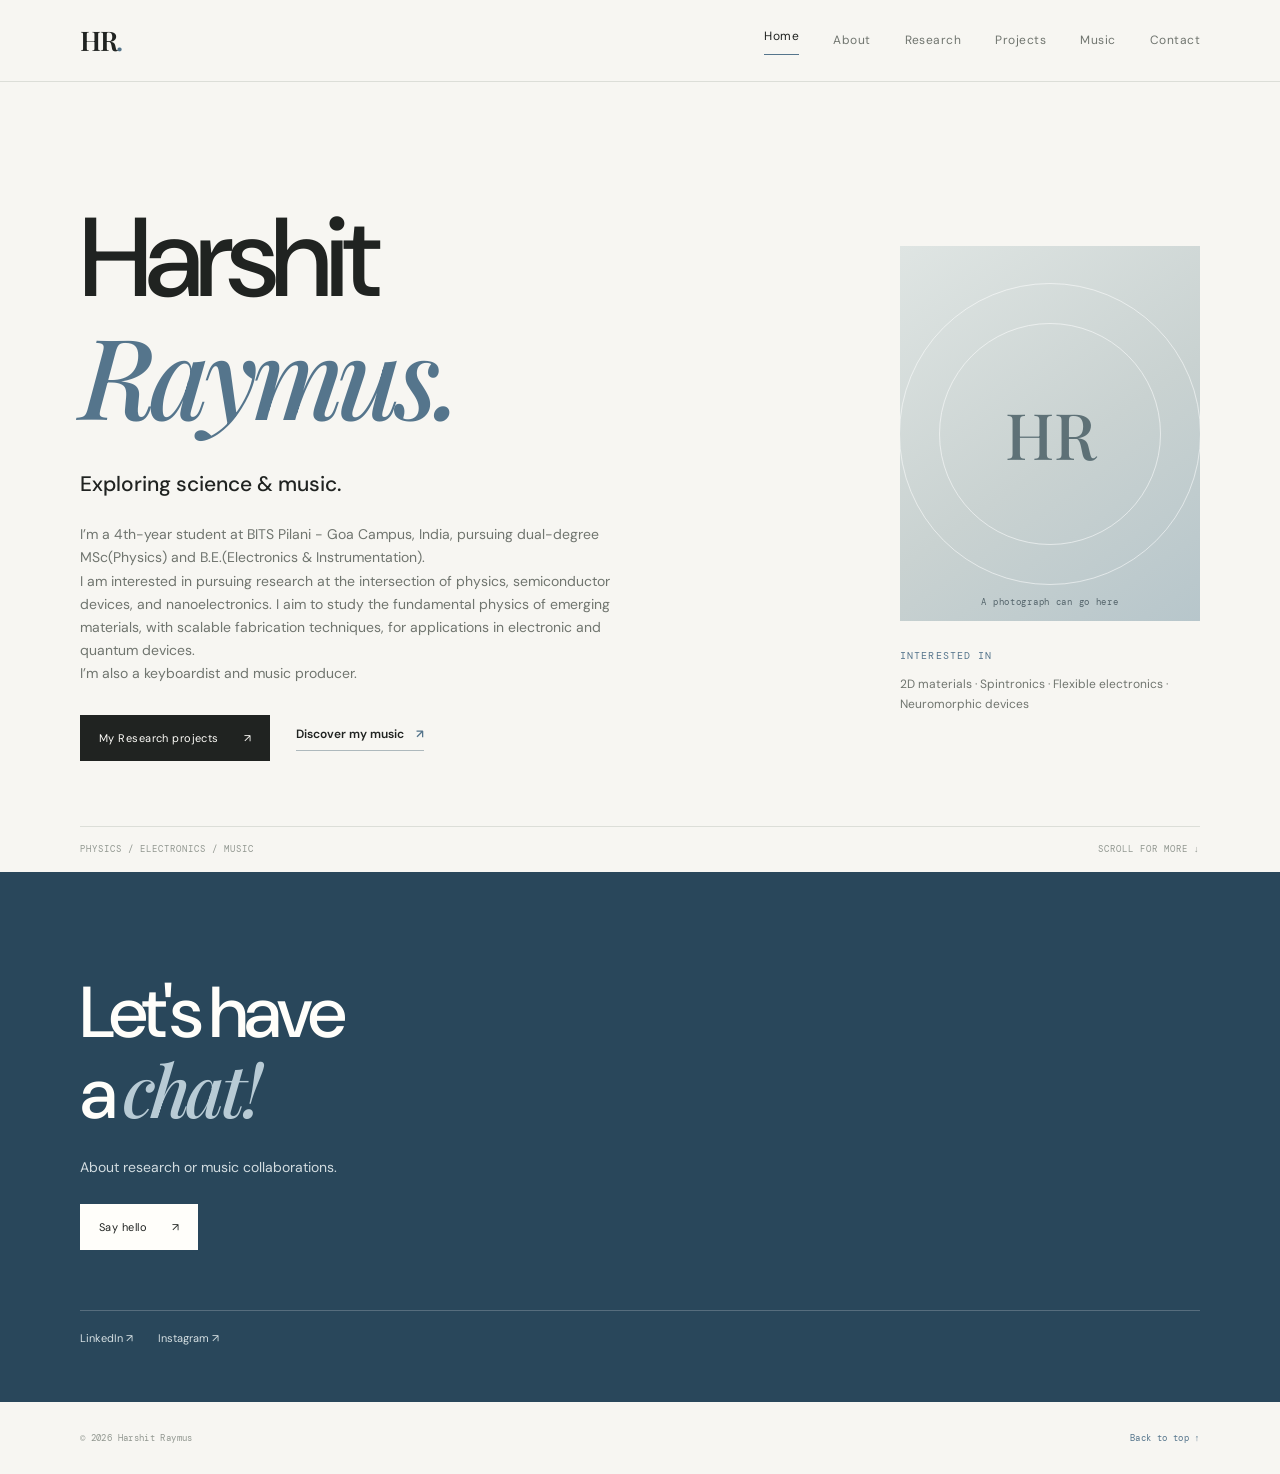
<file: index.html>
<!DOCTYPE html>
<html lang="en">
<head>
  <meta charset="UTF-8">
  <meta name="viewport" content="width=device-width, initial-scale=1">
  <meta name="description" content="Harshit Raymus - physics, electronics, and music.">
  <meta name="author" content="Harshit Raymus">
  <meta name="theme-color" content="#f7f6f2">
  <title>Harshit Raymus</title>
  <link rel="preconnect" href="https://fonts.googleapis.com">
  <link rel="preconnect" href="https://fonts.gstatic.com" crossorigin>
  <link href="https://fonts.googleapis.com/css2?family=DM+Mono:wght@400;500&family=DM+Sans:wght@400;500;600;700&family=Playfair+Display:ital,wght@0,500;0,600;1,500&display=swap" rel="stylesheet">
  <link rel="stylesheet" href="styles.css">
  <script defer src="script.js"></script>
</head>
<body>
  <header class="site-header">
    <a class="wordmark" href="index.html">HR<span>.</span></a>
    <button class="menu-toggle" aria-label="Open navigation" aria-expanded="false">Menu</button>
    <nav class="main-nav" aria-label="Main navigation">
      <a class="active" href="index.html">Home</a>
      <a href="about.html">About</a>
      <a href="research.html">Research</a>      
      <a href="projects.html">Projects</a>
      <a href="music.html">Music</a>
      <a href="#contact">Contact</a>
    </nav>
  </header>

  <main>
    <section class="hero wrap">
      <div class="hero-grid">
        <div>
          <h1>Harshit <em>Raymus.</em></h1>
          <p class="hero-subtitle">Exploring science & music.</p>
          <p class="intro">I’m a 4th-year student at BITS Pilani - Goa Campus, India, pursuing dual-degree MSc(Physics) and B.E.(Electronics & Instrumentation). <br> I am interested in pursuing research at the intersection of physics, semiconductor devices, and nanoelectronics. I aim to study the fundamental physics of emerging materials, with scalable fabrication techniques, for applications in electronic and quantum devices. <br> I’m also a keyboardist and music producer.</p>
          <div class="hero-actions">
            <a class="button button-dark" href="research.html">My Research projects<span>↗</span></a>
            <a class="text-link" href="music.html">Discover my music <span>↗</span></a>
          </div>
        </div>
        <aside class="hero-aside">
          <div class="portrait-placeholder">
            <span class="portrait-monogram">HR</span>
            <span class="portrait-caption">A photograph can go here</span>
          </div>
          <div class="aside-note">
            <span class="small-label">INTERESTED IN</span>
            <p>2D materials · Spintronics · Flexible electronics · Neuromorphic devices</p>
          </div>
        </aside>
      </div>
      <div class="hero-bottom">
        <span>PHYSICS / ELECTRONICS / MUSIC</span>
        <span>SCROLL FOR MORE ↓</span>
      </div>
    </section>


    <section class="contact-section" id="contact">
      <div class="wrap contact-inner">
        <h2>Let's have<br>a <em>chat!</em></h2>
        <p>About research or music collaborations.</p>
        <a class="button button-light" href="mailto:YOUR_EMAIL@example.com">Say hello <span>↗</span></a>
        <div class="social-links">
          <a href="https://www.linkedin.com/in/harshitraymus/" target="_blank" rel="noreferrer">LinkedIn ↗</a>
          <a href="https://www.instagram.com/harshitraymus/" target="_blank" rel="noreferrer">Instagram ↗</a>
        </div>
      </div>
    </section>
  </main>
  <footer class="site-footer wrap"><span>© <span data-year></span> Harshit Raymus</span><a href="#top">Back to top ↑</a></footer>
</body>
</html>
</file>
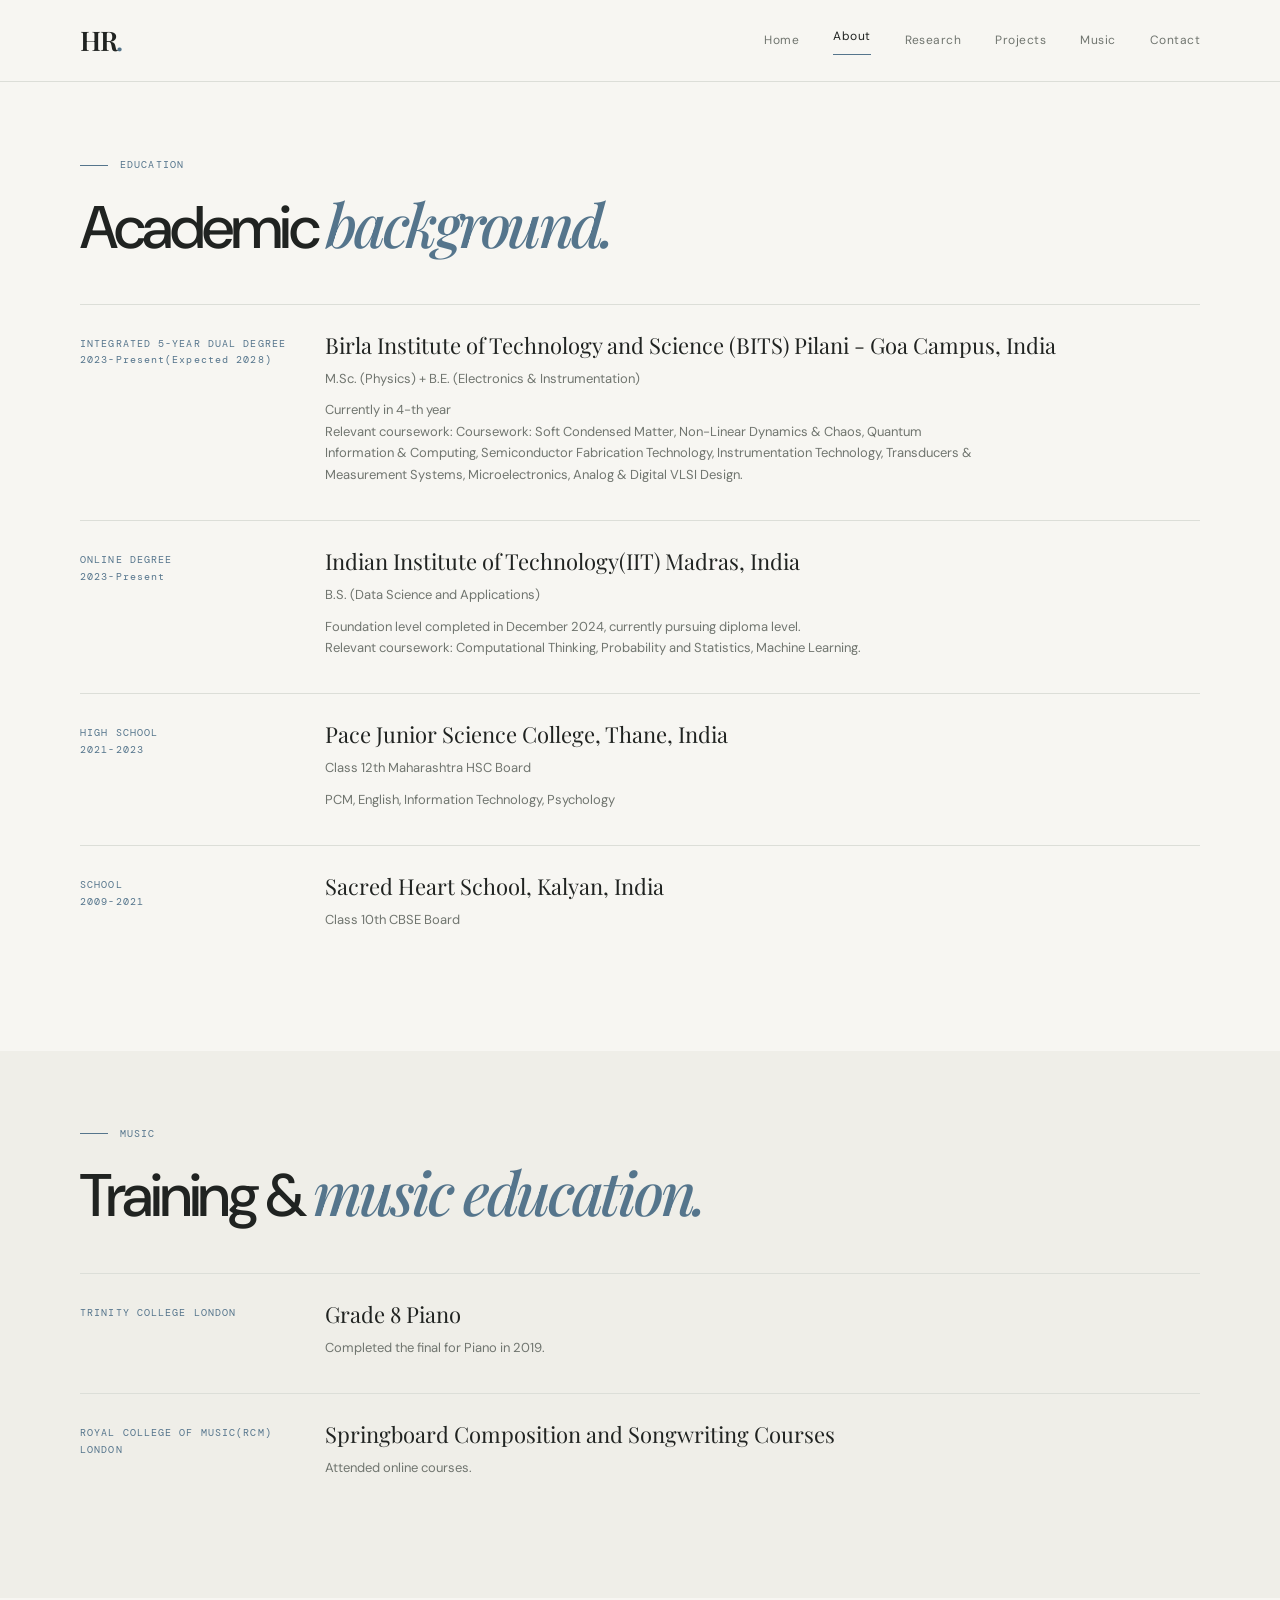
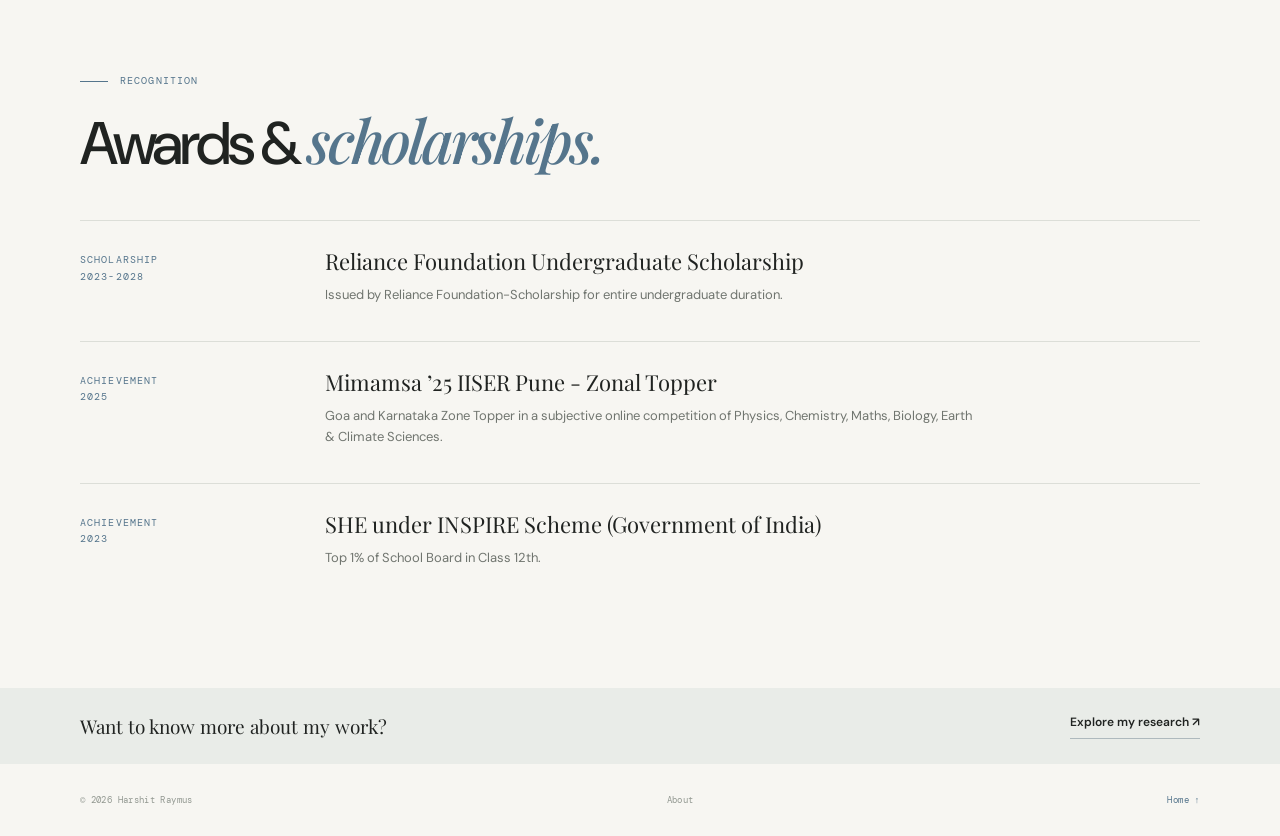
<file: about.html>
<!DOCTYPE html>
<html lang="en">
<head>
  <meta charset="UTF-8">
  <meta name="viewport" content="width=device-width, initial-scale=1">
  <meta name="description" content="About Harshit Raymus — education, musical training, awards and scholarships.">
  <meta name="author" content="Harshit Raymus">
  <meta name="theme-color" content="#f7f6f2">
  <title>About — Harshit Raymus</title>
  <link rel="preconnect" href="https://fonts.googleapis.com">
  <link rel="preconnect" href="https://fonts.gstatic.com" crossorigin>
  <link href="https://fonts.googleapis.com/css2?family=DM+Mono:wght@400;500&family=DM+Sans:wght@400;500;600;700&family=Playfair+Display:ital,wght@0,500;0,600;1,500&display=swap" rel="stylesheet">
  <link rel="stylesheet" href="styles.css">
  <script defer src="script.js"></script>
</head>
<body>
  <header class="site-header">
    <a class="wordmark" href="index.html">HR<span>.</span></a>
    <button class="menu-toggle" aria-label="Open navigation" aria-expanded="false">Menu</button>
    <nav class="main-nav" aria-label="Main navigation">
      <a href="index.html">Home</a>
      <a class="active" href="about.html">About</a>
      <a href="research.html">Research</a>
      <a href="projects.html">Projects</a>
      <a href="music.html">Music</a>
      <a href="index.html#contact">Contact</a>
    </nav>
  </header>

  <main>
    <section class="wrap content-section">
      <div class="eyebrow"><span class="eyebrow-line"></span> EDUCATION</div>
      <h2>Academic <em>background.</em></h2>

      <div class="education-row">
        <div class="timeline-date">INTEGRATED 5-YEAR DUAL DEGREE <br> 2023-Present(Expected 2028)</div>
        <div>
          <h3>Birla Institute of Technology and Science (BITS) Pilani - Goa Campus, India</h3>
          <p>M.Sc. (Physics) + B.E. (Electronics & Instrumentation)</p>
          <p>Currently in 4-th year <br>
            Relevant coursework: Coursework: Soft Condensed Matter, Non-Linear Dynamics & Chaos, Quantum Information & Computing, Semiconductor Fabrication Technology, Instrumentation Technology, Transducers & Measurement Systems, Microelectronics, Analog & Digital VLSI Design.
          </p>
        </div>
      </div>

      <div class="education-row">
        <div class="timeline-date">ONLINE DEGREE <br> 2023-Present</div>
        <div>
          <h3>Indian Institute of Technology(IIT) Madras, India</h3>
          <p>B.S. (Data Science and Applications)</p>
          <p>Foundation level completed in December 2024, currently pursuing diploma level.<br>
            Relevant coursework: Computational Thinking, Probability and Statistics, Machine Learning.
          </p>
        </div>
      </div>

      <div class="education-row">
        <div class="timeline-date">HIGH SCHOOL <br> 2021-2023</div>
        <div>
          <h3>Pace Junior Science College, Thane, India</h3>
          <p> Class 12th Maharashtra HSC Board</p>
          <p>PCM, English, Information Technology, Psychology
          </p>
        </div>
      </div>

      <div class="education-row">
        <div class="timeline-date">SCHOOL <br> 2009-2021</div>
        <div>
          <h3>Sacred Heart School, Kalyan, India</h3>
          <p> Class 10th CBSE Board</p>
        </div>
      </div>

    </section>

    <section class="section-band">
      <div class="wrap content-section">
        <div class="eyebrow"><span class="eyebrow-line"></span> MUSIC</div>
        <h2>Training &amp; <em>music education.</em></h2>

        <div class="education-row">
          <div class="timeline-date">TRINITY COLLEGE LONDON</div>
          <div>
            <h3>Grade 8 Piano</h3>
            <p>Completed the final for Piano in 2019.</p>
          </div>
        </div>

        <div class="education-row">
          <div class="timeline-date">ROYAL COLLEGE OF MUSIC(RCM) LONDON</div>
          <div>
            <h3>Springboard Composition and Songwriting Courses</h3>
            <p>Attended online courses.</p>
          </div>
        </div>
      </div>
    </section>

    <section class="wrap content-section">
      <div class="eyebrow"><span class="eyebrow-line"></span> RECOGNITION</div>
      <h2>Awards &amp; <em>scholarships.</em></h2>

      <div class="education-row">
        <div class="timeline-date">SCHOLARSHIP <br>2023-2028</div>
        <div>
          <h3>Reliance Foundation Undergraduate Scholarship</h3>
          <p>Issued by Reliance Foundation-Scholarship for entire undergraduate duration.</p>
        </div>
      </div>

      <div class="education-row">
        <div class="timeline-date">ACHIEVEMENT <br>2025</div>
        <div>
          <h3>Mimamsa ’25 IISER Pune - Zonal Topper</h3>
          <p>Goa and Karnataka Zone Topper in a subjective online competition of Physics, Chemistry, Maths, Biology, Earth & Climate Sciences.</p>
        </div>
      </div>

      

      <div class="education-row">
        <div class="timeline-date">ACHIEVEMENT <br>2023</div>
        <div>
          <h3>SHE under INSPIRE Scheme (Government of India)</h3>
          <p>Top 1% of School Board in Class 12th.</p>
        </div>
      </div>


    </section>

    <section class="contact-strip">
      <div class="wrap strip-inner">
        <p>Want to know more about my work?</p>
        <a class="text-link" href="research.html">Explore my research ↗</a>
      </div>
    </section>
  </main>

  <footer class="site-footer wrap">
    <span>© <span data-year></span> Harshit Raymus</span>
    <span>About</span>
    <a href="index.html">Home ↑</a>
  </footer>
</body>
</html>
</file>
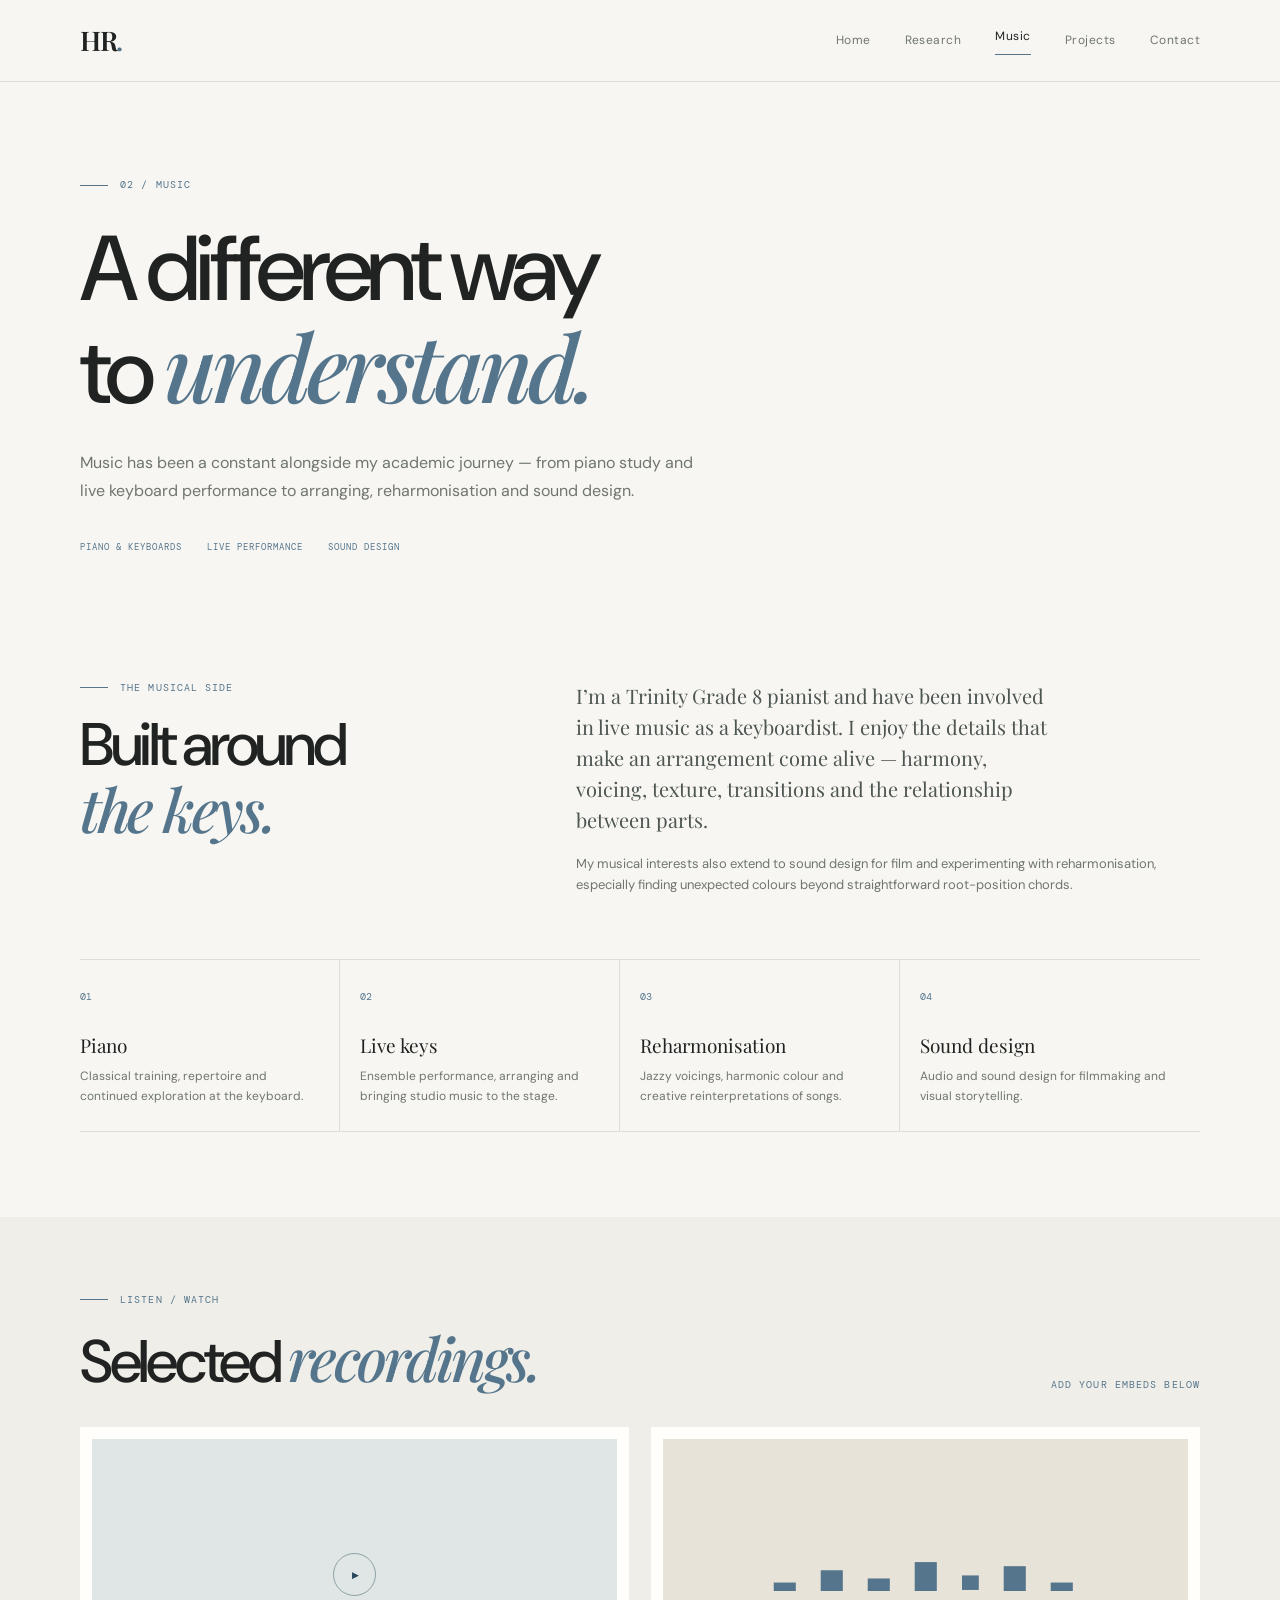
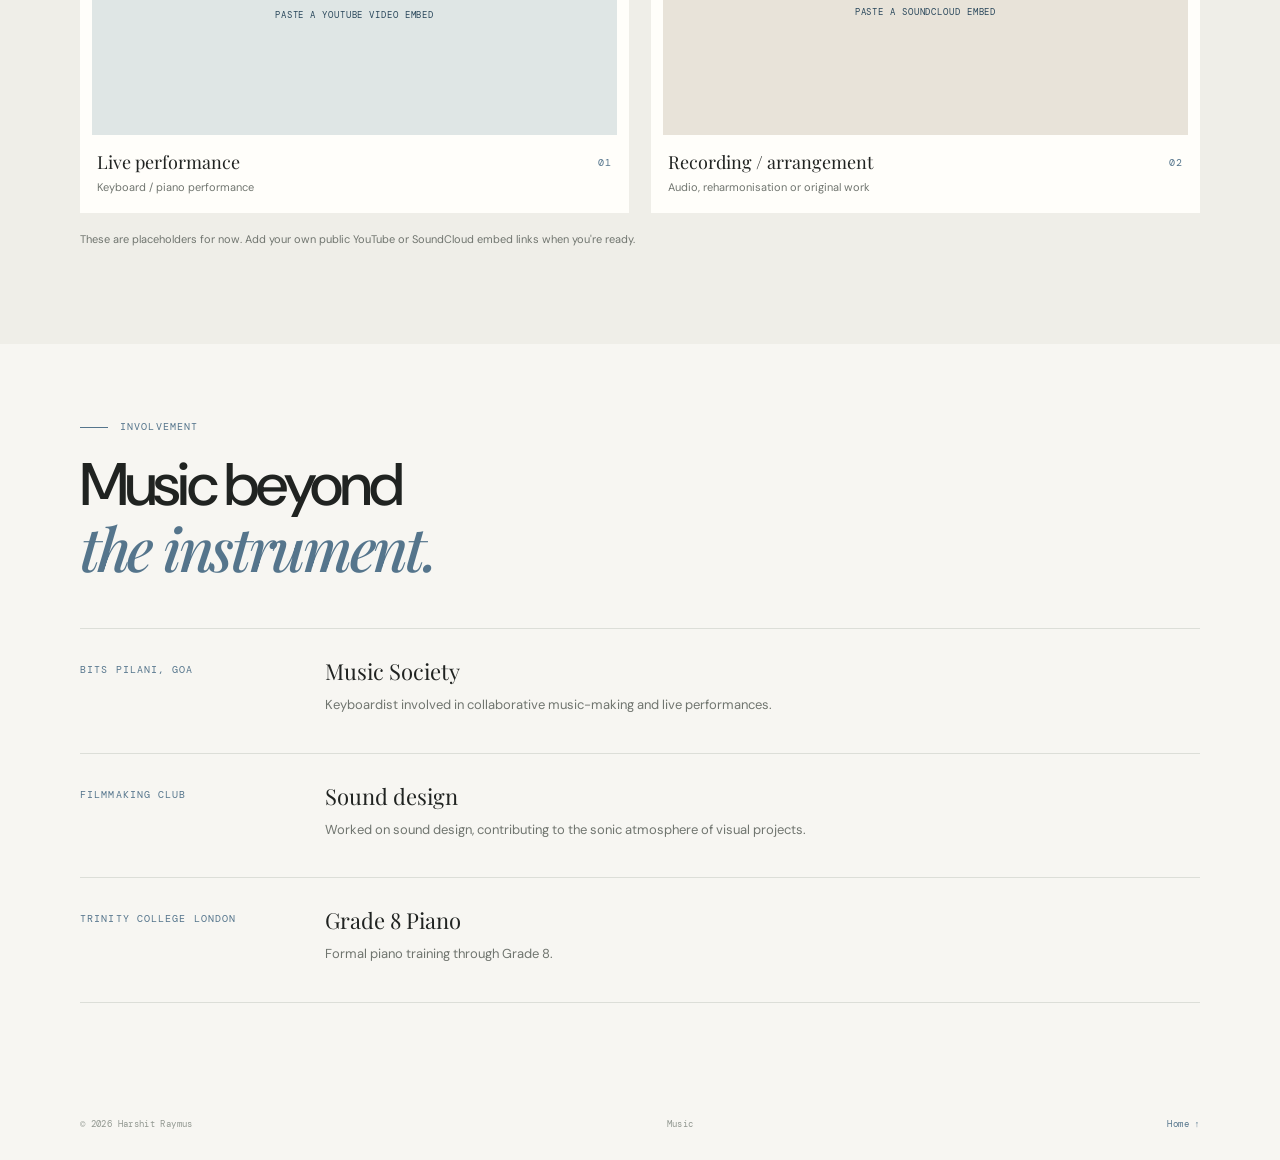
<file: music.html>
<!DOCTYPE html>
<html lang="en">
<head>
  <meta charset="UTF-8"><meta name="viewport" content="width=device-width, initial-scale=1">
  <meta name="description" content="Piano, keyboard performance, music production and sound design by Harshit Raymus.">
  <title>Music — Harshit Raymus</title>
  <link rel="preconnect" href="https://fonts.googleapis.com"><link rel="preconnect" href="https://fonts.gstatic.com" crossorigin>
  <link href="https://fonts.googleapis.com/css2?family=DM+Mono:wght@400;500&family=DM+Sans:wght@400;500;600;700&family=Playfair+Display:ital,wght@0,500;0,600;1,500&display=swap" rel="stylesheet">
  <link rel="stylesheet" href="styles.css"><script defer src="script.js"></script>
</head>
<body>
<header class="site-header"><a class="wordmark" href="index.html">HR<span>.</span></a><button class="menu-toggle" aria-label="Open navigation" aria-expanded="false">Menu</button><nav class="main-nav" aria-label="Main navigation"><a href="index.html">Home</a><a href="research.html">Research</a><a class="active" href="music.html">Music</a><a href="projects.html">Projects</a><a href="index.html#contact">Contact</a></nav></header>
<main>
  <section class="page-hero music-hero wrap">
    <div class="eyebrow"><span class="eyebrow-line"></span> 02 / MUSIC</div>
    <h1>A different way<br>to <em>understand.</em></h1>
    <p class="page-intro">Music has been a constant alongside my academic journey — from piano study and live keyboard performance to arranging, reharmonisation and sound design.</p>
    <div class="music-meta"><span>PIANO & KEYBOARDS</span><span>LIVE PERFORMANCE</span><span>SOUND DESIGN</span></div>
  </section>
  <section class="wrap content-section">
    <div class="music-intro-grid">
      <div><div class="eyebrow"><span class="eyebrow-line"></span> THE MUSICAL SIDE</div><h2>Built around<br><em>the keys.</em></h2></div>
      <div><p class="section-lead">I’m a Trinity Grade 8 pianist and have been involved in live music as a keyboardist. I enjoy the details that make an arrangement come alive — harmony, voicing, texture, transitions and the relationship between parts.</p><p>My musical interests also extend to sound design for film and experimenting with reharmonisation, especially finding unexpected colours beyond straightforward root-position chords.</p></div>
    </div>
    <div class="interest-grid music-interest">
      <div class="interest-item"><span>01</span><h3>Piano</h3><p>Classical training, repertoire and continued exploration at the keyboard.</p></div>
      <div class="interest-item"><span>02</span><h3>Live keys</h3><p>Ensemble performance, arranging and bringing studio music to the stage.</p></div>
      <div class="interest-item"><span>03</span><h3>Reharmonisation</h3><p>Jazzy voicings, harmonic colour and creative reinterpretations of songs.</p></div>
      <div class="interest-item"><span>04</span><h3>Sound design</h3><p>Audio and sound design for filmmaking and visual storytelling.</p></div>
    </div>
  </section>
  <section class="section-band">
    <div class="wrap content-section">
      <div class="section-heading"><div><div class="eyebrow"><span class="eyebrow-line"></span> LISTEN / WATCH</div><h2>Selected <em>recordings.</em></h2></div><span class="small-label">ADD YOUR EMBEDS BELOW</span></div>
      <div class="media-grid">
        <article class="media-card">
          <div class="embed-placeholder"><span class="play-icon">▶</span><span>PASTE A YOUTUBE VIDEO EMBED</span></div>
          <div class="media-caption"><div><h3>Live performance</h3><p>Keyboard / piano performance</p></div><span class="media-number">01</span></div>
          <!-- Replace the placeholder above with a YouTube iframe. See README.md for instructions. -->
        </article>
        <article class="media-card">
          <div class="embed-placeholder audio-placeholder"><span class="sound-bars">▂ ▅ ▃ ▇ ▄ ▆ ▂</span><span>PASTE A SOUNDCLOUD EMBED</span></div>
          <div class="media-caption"><div><h3>Recording / arrangement</h3><p>Audio, reharmonisation or original work</p></div><span class="media-number">02</span></div>
          <!-- Replace the placeholder above with a SoundCloud iframe. See README.md for instructions. -->
        </article>
      </div>
      <p class="note">These are placeholders for now. Add your own public YouTube or SoundCloud embed links when you're ready.</p>
    </div>
  </section>
  <section class="wrap content-section">
    <div class="eyebrow"><span class="eyebrow-line"></span> INVOLVEMENT</div><h2>Music beyond<br><em>the instrument.</em></h2>
    <div class="timeline">
      <article class="timeline-item"><div class="timeline-date">BITS PILANI, GOA</div><div><h3>Music Society</h3><p>Keyboardist involved in collaborative music-making and live performances.</p></div></article>
      <article class="timeline-item"><div class="timeline-date">FILMMAKING CLUB</div><div><h3>Sound design</h3><p>Worked on sound design, contributing to the sonic atmosphere of visual projects.</p></div></article>
      <article class="timeline-item"><div class="timeline-date">TRINITY COLLEGE LONDON</div><div><h3>Grade 8 Piano</h3><p>Formal piano training through Grade 8.</p></div></article>
    </div>
  </section>
</main>
<footer class="site-footer wrap"><span>© <span data-year></span> Harshit Raymus</span><span>Music</span><a href="index.html">Home ↑</a></footer>
</body></html>
</file>
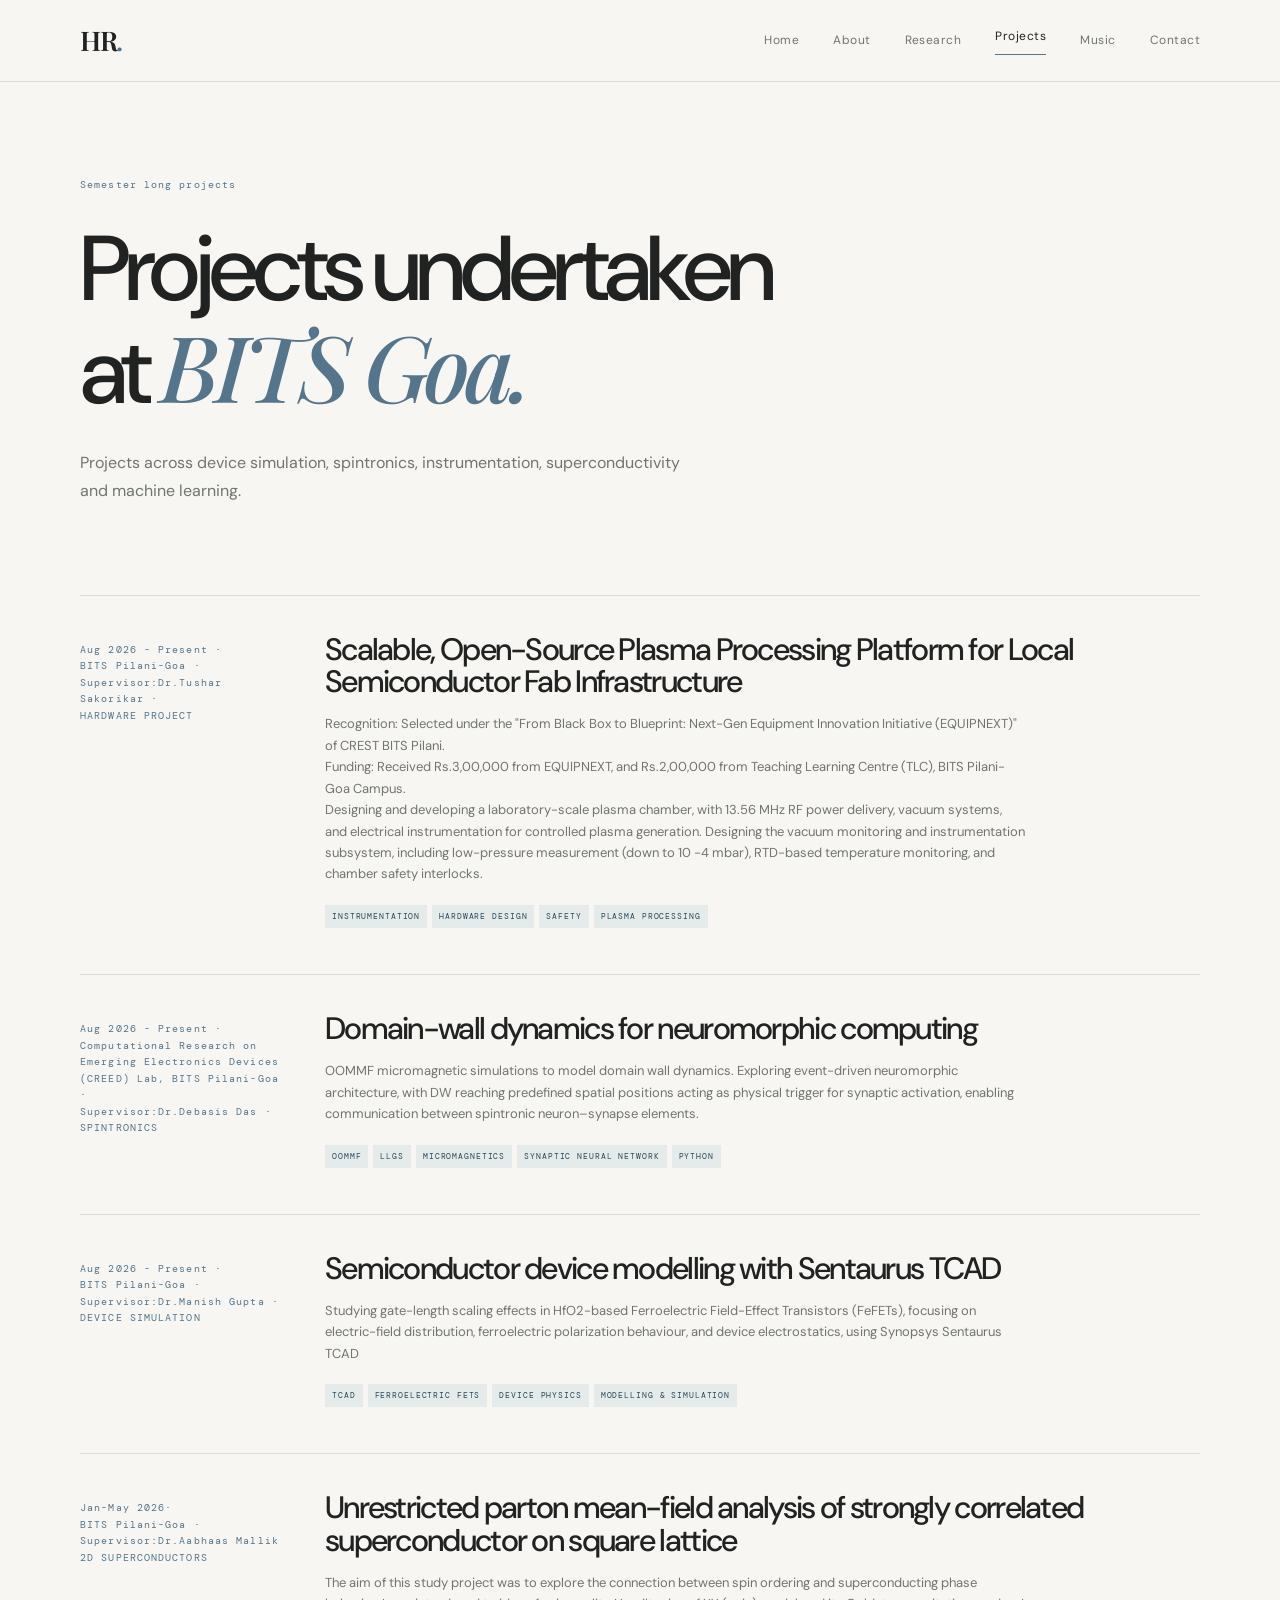
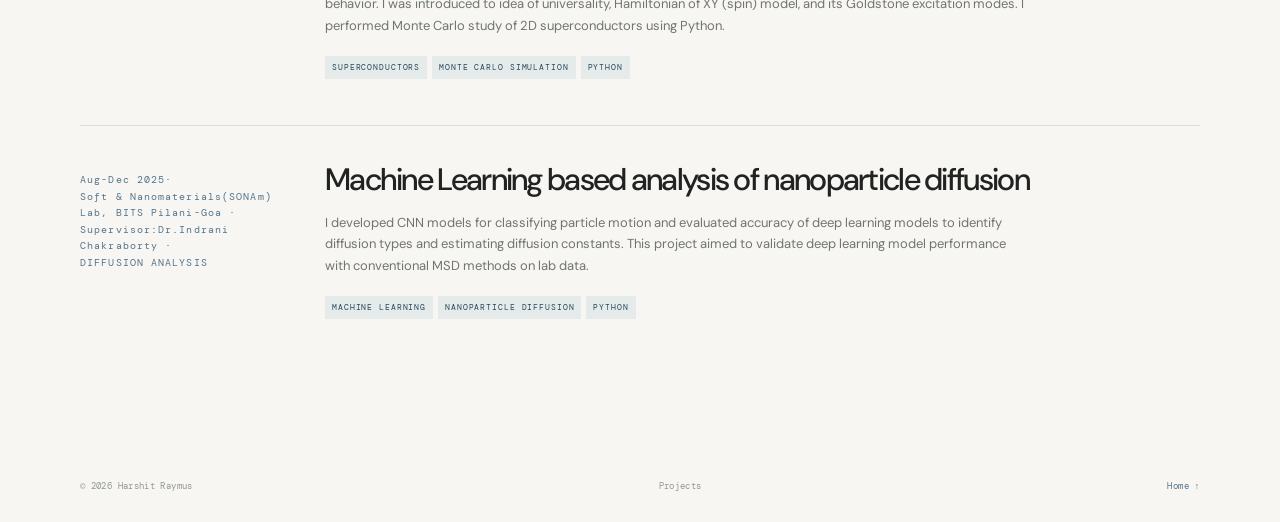
<file: projects.html>
<!DOCTYPE html>
<html lang="en">
<head>
  <meta charset="UTF-8"><meta name="viewport" content="width=device-width, initial-scale=1">
  <meta name="description" content="Selected research, technical and creative projects by Harshit Raymus.">
  <title>Projects — Harshit Raymus</title>
  <link rel="preconnect" href="https://fonts.googleapis.com"><link rel="preconnect" href="https://fonts.gstatic.com" crossorigin>
  <link href="https://fonts.googleapis.com/css2?family=DM+Mono:wght@400;500&family=DM+Sans:wght@400;500;600;700&family=Playfair+Display:ital,wght@0,500;0,600;1,500&display=swap" rel="stylesheet">
  <link rel="stylesheet" href="styles.css"><script defer src="script.js"></script>
</head>
<body>
  <header class="site-header"><a class="wordmark" href="index.html">HR<span>.</span></a><button class="menu-toggle" aria-label="Open navigation" aria-expanded="false">Menu</button><nav class="main-nav" aria-label="Main navigation">
  <a href="index.html">Home</a>
  <a href="about.html">About</a>
  <a href="research.html">Research</a>
  <a class="active" href="projects.html">Projects</a>
  <a href="music.html">Music</a>
  <a href="index.html#contact">Contact</a>
</nav></header>
<main>
  <section class="page-hero wrap"><div class="eyebrow">Semester long projects</div><h1>Projects undertaken<br>at <em>BITS Goa.</em></h1><p class="page-intro">Projects across device simulation, spintronics, instrumentation, superconductivity and machine learning.</p></section>
  <section class="wrap content-section project-list">
    <article class="project-entry" id="plasma chamber"><div class="project-number">Aug 2026 - Present ·<br>BITS Pilani-Goa ·<br>Supervisor:Dr.Tushar Sakorikar ·<br>HARDWARE PROJECT </div><div><h2>Scalable, Open-Source Plasma Processing Platform for Local Semiconductor Fab Infrastructure</h2><p>Recognition: Selected under the "From Black Box to Blueprint: Next-Gen Equipment Innovation Initiative (EQUIPNEXT)" of CREST BITS Pilani.<br>Funding: Received Rs.3,00,000 from EQUIPNEXT, and Rs.2,00,000 from Teaching Learning Centre (TLC), BITS Pilani-Goa Campus. <br>Designing and developing a laboratory-scale plasma chamber, with 13.56 MHz RF power delivery, vacuum systems, and electrical instrumentation for controlled plasma generation. Designing the vacuum monitoring and instrumentation subsystem, including low-pressure measurement (down to 10 −4 mbar), RTD-based temperature monitoring, and chamber safety interlocks.</p><div class="tag-row"><span class="tag"> INSTRUMENTATION</span><span class="tag"> HARDWARE DESIGN</span><span class="tag">SAFETY</span><span class="tag">PLASMA PROCESSING</span></div></div></article>
    <article class="project-entry" id="spintronics"><div class="project-number">Aug 2026 - Present ·<br>Computational Research on Emerging Electronics Devices (CREED) Lab, BITS Pilani-Goa ·<br>Supervisor:Dr.Debasis Das ·<br>SPINTRONICS</div><div><h2>Domain-wall dynamics for neuromorphic computing</h2><p>OOMMF micromagnetic simulations to model domain wall dynamics. Exploring event-driven neuromorphic architecture, with DW reaching predefined spatial positions acting as physical trigger for synaptic activation, enabling communication between spintronic neuron–synapse elements.</p><div class="tag-row"><span class="tag">OOMMF</span><span class="tag">LLGS</span><span class="tag">MICROMAGNETICS</span><span class="tag">SYNAPTIC NEURAL NETWORK</span><span class="tag">PYTHON</span></div></div></article>
    <article class="project-entry" id="tcad"><div class="project-number">Aug 2026 - Present ·<br>BITS Pilani-Goa ·<br>Supervisor:Dr.Manish Gupta ·<br>DEVICE SIMULATION</div><div><h2>Semiconductor device modelling with Sentaurus TCAD</h2><p>Studying gate-length scaling effects in HfO2-based Ferroelectric Field-Effect Transistors (FeFETs), focusing on electric-field distribution, ferroelectric polarization behaviour, and device electrostatics, using Synopsys Sentaurus TCAD</p><div class="tag-row"><span class="tag"> TCAD</span><span class="tag"> FERROELECTRIC FETS</span><span class="tag">DEVICE PHYSICS</span><span class="tag">MODELLING & SIMULATION</span></div></div></article>
    <article class="project-entry" id="2D superconductor"><div class="project-number">Jan-May 2026·<br>BITS Pilani-Goa ·<br>Supervisor:Dr.Aabhaas Mallik<br>2D SUPERCONDUCTORS </div><div><h2>Unrestricted parton mean-field analysis of strongly correlated superconductor on square lattice</h2><p>The aim of this study project was to explore the connection between spin ordering and superconducting phase behavior. I was introduced to idea of universality, Hamiltonian of XY (spin) model, and its Goldstone excitation modes. I performed Monte Carlo study of 2D superconductors using Python.</p><div class="tag-row"><span class="tag"> SUPERCONDUCTORS</span><span class="tag"> MONTE CARLO SIMULATION</span><span class="tag">PYTHON</span></div></div></article>
    <article class="project-entry" id="nanoparticle diffusion"><div class="project-number">Aug-Dec 2025·<br>Soft & Nanomaterials(SONAm) Lab, BITS Pilani-Goa ·<br>Supervisor:Dr.Indrani Chakraborty ·<br>DIFFUSION ANALYSIS </div><div><h2>Machine Learning based analysis of nanoparticle diffusion</h2><p>I developed CNN models for classifying particle motion and evaluated accuracy of deep learning models to identify diffusion types and estimating diffusion constants. This project aimed to validate deep learning model performance with conventional MSD methods on lab data.</p><div class="tag-row"><span class="tag"> MACHINE LEARNING</span><span class="tag"> NANOPARTICLE DIFFUSION</span><span class="tag">PYTHON</span></div></div></article>
    
  </section>
</main>
<footer class="site-footer wrap"><span>© <span data-year></span> Harshit Raymus</span><span>Projects</span><a href="index.html">Home ↑</a></footer>
</body></html>
</file>
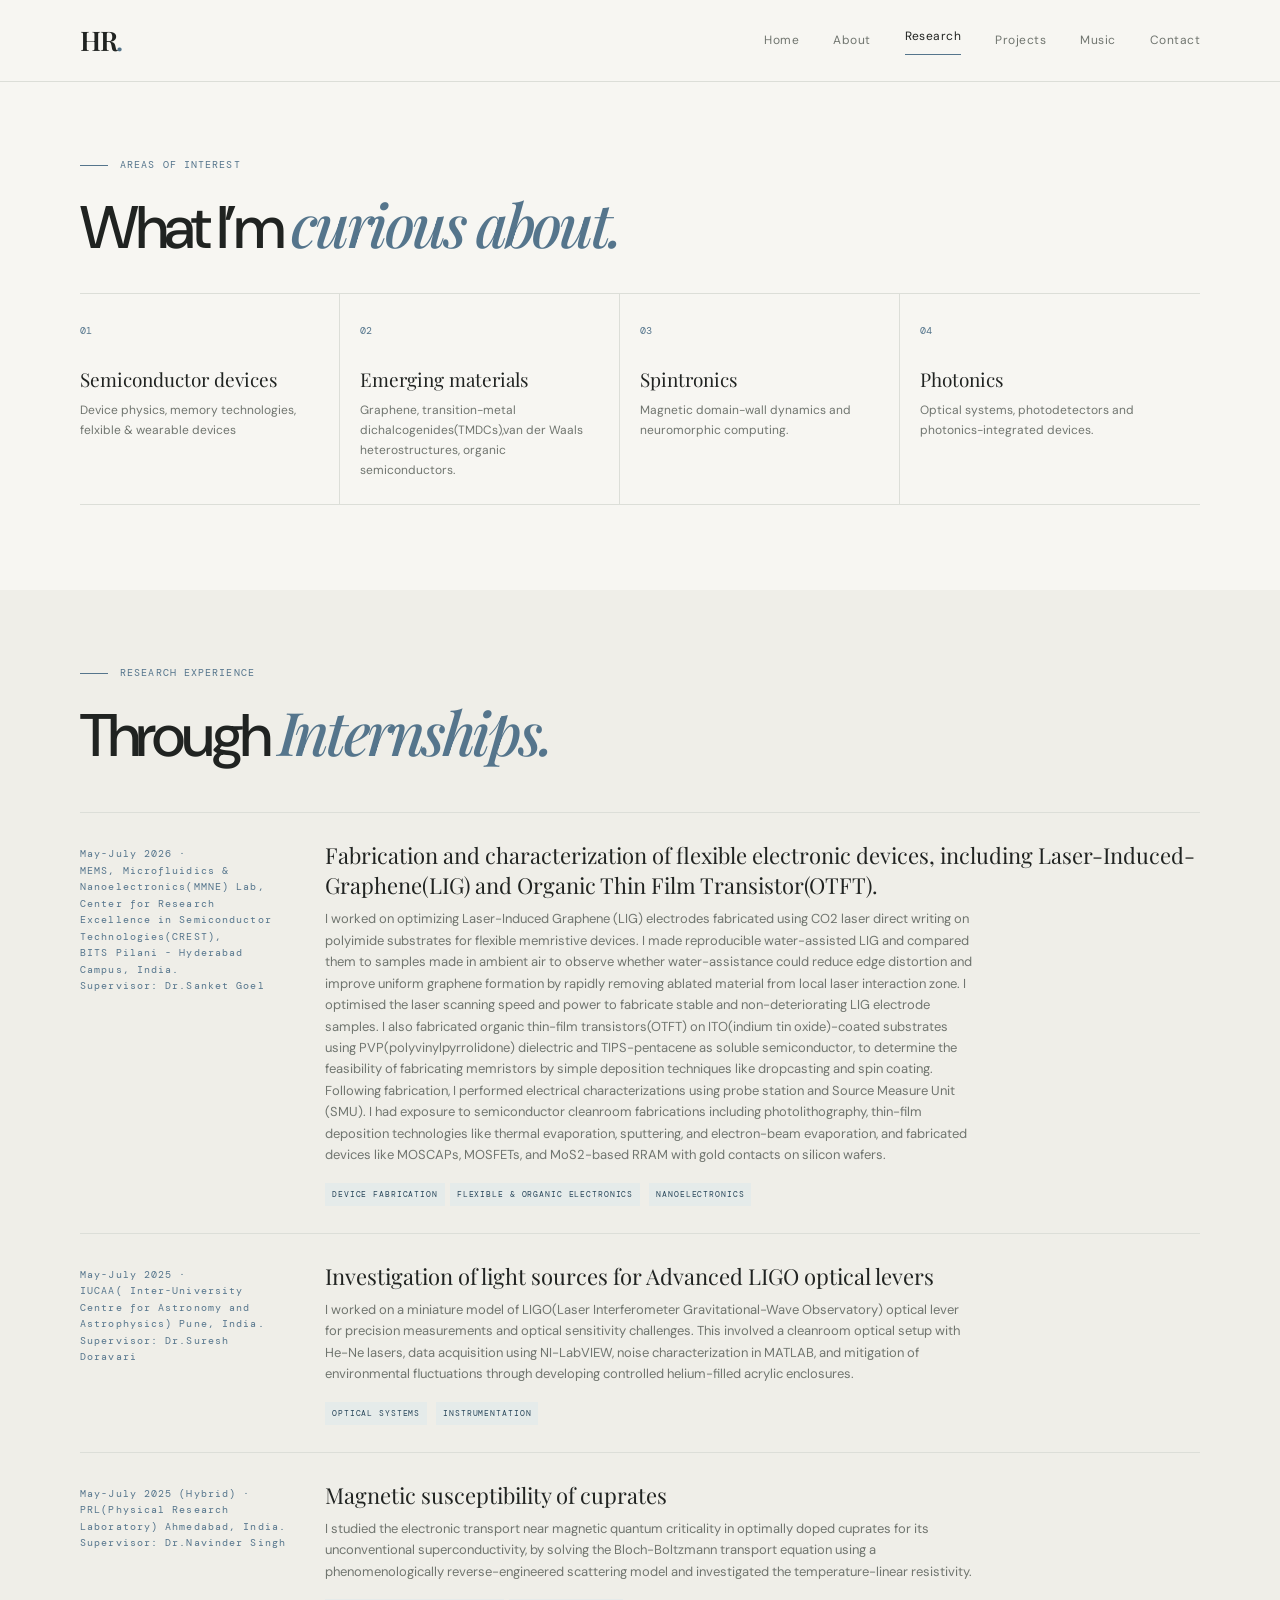
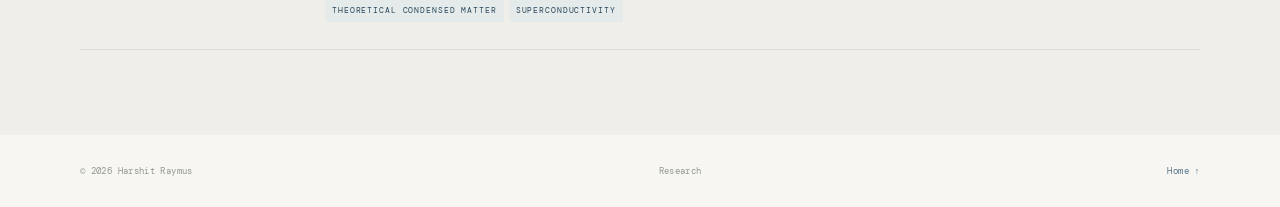
<file: research.html>
<!DOCTYPE html>
<html lang="en">
<head>
  <meta charset="UTF-8"><meta name="viewport" content="width=device-width, initial-scale=1">
  <meta name="description" content="Research interests and experience.">
  <title>Research - Harshit Raymus</title>
  <link rel="preconnect" href="https://fonts.googleapis.com"><link rel="preconnect" href="https://fonts.gstatic.com" crossorigin>
  <link href="https://fonts.googleapis.com/css2?family=DM+Mono:wght@400;500&family=DM+Sans:wght@400;500;600;700&family=Playfair+Display:ital,wght@0,500;0,600;1,500&display=swap" rel="stylesheet">
  <link rel="stylesheet" href="styles.css"><script defer src="script.js"></script>
</head>
<body><header class="site-header"><a class="wordmark" href="index.html">HR<span>.</span></a><button class="menu-toggle" aria-label="Open navigation" aria-expanded="false">Menu</button><nav class="main-nav" aria-label="Main navigation">
  <a href="index.html">Home</a>
  <a href="about.html">About</a>
  <a class="active" href="research.html">Research</a>
  <a href="projects.html">Projects</a>
  <a href="music.html">Music</a>
  <a href="index.html#contact">Contact</a>
</nav></header>
<main>
  <section class="wrap content-section">
    <div class="section-heading"><div><div class="eyebrow"><span class="eyebrow-line"></span> AREAS OF INTEREST</div><h2>What I’m <em>curious about.</em></h2></div></div>
    <div class="interest-grid">
      <div class="interest-item"><span>01</span><h3>Semiconductor devices</h3><p>Device physics, memory technologies, felxible & wearable devices</p></div>
      <div class="interest-item"><span>02</span><h3>Emerging materials</h3><p>Graphene, transition-metal dichalcogenides(TMDCs),van der Waals heterostructures, organic semiconductors.</p></div>
      <div class="interest-item"><span>03</span><h3>Spintronics</h3><p>Magnetic domain-wall dynamics and neuromorphic computing.</p></div>
      <div class="interest-item"><span>04</span><h3>Photonics</h3><p>Optical systems, photodetectors and photonics-integrated devices.</p></div>
    </div>
  </section>
  <section class="section-band">
    <div class="wrap content-section">
      <div class="eyebrow"><span class="eyebrow-line"></span> RESEARCH EXPERIENCE</div><h2>Through <em>Internships.</em></h2>
      <div class="timeline">
        <article class="timeline-item"><div class="timeline-date">May-July 2026 · <br>MEMS, Microfluidics & Nanoelectronics(MMNE) Lab,<br>Center for Research Excellence in Semiconductor Technologies(CREST),<br> BITS Pilani - Hyderabad Campus, India. <br>Supervisor: Dr.Sanket Goel</div><div><h3>Fabrication and characterization of flexible electronic devices, including Laser-Induced-Graphene(LIG) and Organic Thin Film Transistor(OTFT).</h3>
          <p>I worked on optimizing Laser-Induced Graphene (LIG) electrodes fabricated using CO2 laser direct writing on polyimide substrates for flexible memristive devices. I made reproducible water-assisted LIG and compared them to samples made in ambient air to observe whether water-assistance could reduce edge distortion and improve uniform graphene formation by rapidly removing ablated material from local laser interaction zone. I optimised the laser scanning speed and power to fabricate stable and non-deteriorating LIG electrode samples. 
I also fabricated organic thin-film transistors(OTFT) on ITO(indium tin oxide)-coated substrates using PVP(polyvinylpyrrolidone) dielectric and TIPS-pentacene as soluble semiconductor, to determine the feasibility of fabricating memristors by simple deposition techniques like dropcasting and spin coating. Following fabrication, I performed electrical characterizations using probe station and Source Measure Unit (SMU).
I had exposure to semiconductor cleanroom fabrications including photolithography, thin-film deposition technologies like thermal evaporation, sputtering, and electron-beam evaporation, and fabricated devices like MOSCAPs, MOSFETs, and MoS2-based RRAM with gold contacts on silicon wafers. 
</p><span class="tag">DEVICE FABRICATION</span><span class="tag">FLEXIBLE & ORGANIC ELECTRONICS</span> <span class="tag">NANOELECTRONICS</span></div></article>
        <article class="timeline-item"><div class="timeline-date">May-July 2025 · <br>IUCAA( Inter-University Centre for Astronomy and Astrophysics) Pune, India. <br>Supervisor: Dr.Suresh Doravari</div><div><h3>Investigation of light sources for Advanced LIGO optical levers</h3><p> I worked on a miniature model of LIGO(Laser Interferometer Gravitational-Wave Observatory) optical lever for precision measurements and optical sensitivity challenges. This involved a cleanroom optical setup with He-Ne lasers, data acquisition using NI-LabVIEW, noise characterization in MATLAB, and mitigation of environmental fluctuations through developing controlled helium-filled acrylic enclosures.</p><span class="tag">OPTICAL SYSTEMS</span> <span class="tag">INSTRUMENTATION</span></div></article>
        <article class="timeline-item"><div class="timeline-date">May-July 2025 (Hybrid) · <br>PRL(Physical Research Laboratory) Ahmedabad, India. <br>Supervisor: Dr.Navinder Singh</div><div><h3>Magnetic susceptibility of cuprates</h3><p> I studied the electronic transport near magnetic quantum criticality in optimally doped cuprates for its unconventional superconductivity, by solving the Bloch-Boltzmann transport equation using a phenomenologically reverse-engineered scattering model and investigated the temperature-linear resistivity.</p><span class="tag">THEORETICAL CONDENSED MATTER</span><span class="tag">SUPERCONDUCTIVITY</span></div></article>
      </div>
    </div>
  </section>
</main>
<footer class="site-footer wrap"><span>© <span data-year></span> Harshit Raymus</span><span>Research</span><a href="index.html">Home ↑</a></footer>
</body></html>
</file>
<file: styles.css>
/* Harshit Raymus — editorial portfolio */
:root {
  --paper: #f7f6f2; --paper-deep: #efeee8; --ink: #202321; --muted: #70756f;
  --blue: #55758c; --blue-dark: #29475b; --line: #dcded8; --white: #fffefa;
  --serif: "Playfair Display", Georgia, serif; --sans: "DM Sans", Arial, sans-serif; --mono: "DM Mono", monospace;
}
* { box-sizing: border-box; }
html { scroll-behavior: smooth; }
body { margin: 0; background: var(--paper); color: var(--ink); font-family: var(--sans); line-height: 1.65; -webkit-font-smoothing: antialiased; }
a { color: inherit; text-decoration: none; }
.wrap { width: min(1120px, calc(100% - 64px)); margin-inline: auto; }
.site-header { height: 82px; display: flex; align-items: center; justify-content: space-between; padding: 0 max(32px, calc((100vw - 1120px)/2)); border-bottom: 1px solid var(--line); }
.wordmark { font-family: var(--serif); font-size: 27px; font-weight: 600; letter-spacing: -1.5px; }
.wordmark span { color: var(--blue); }
.main-nav { display: flex; align-items: center; gap: 34px; }
.main-nav a { color: var(--muted); font-size: 12px; letter-spacing: .04em; transition: color .2s; }
.main-nav a:hover, .main-nav a.active { color: var(--ink); }
.main-nav a.active { box-shadow: 0 1px var(--blue); padding-bottom: 7px; }
.menu-toggle { display: none; border: 1px solid var(--line); background: transparent; padding: 8px 12px; font: inherit; font-size: 12px; }
.eyebrow, .small-label, .hero-bottom, .card-topline, .work-index, .work-type, .timeline-date, .project-number, .media-number, .music-meta, .tag { font-family: var(--mono); font-size: 10px; letter-spacing: .11em; }
.eyebrow { display: flex; align-items: center; gap: 12px; color: var(--blue); }
.eyebrow-line { display: inline-block; width: 28px; height: 1px; background: var(--blue); }
.hero { padding-top: 90px; }
.hero-grid { display: grid; grid-template-columns: 1.4fr .72fr; gap: 100px; padding: 28px 0 65px; align-items: center; }
h1, h2, h3, p { margin-top: 0; }
h1, h2 { font-weight: 500; letter-spacing: -.055em; line-height: 1.04; }
h1 { font-size: clamp(64px, 9vw, 112px); margin: 0 0 28px; }
h1 em, h2 em, h3 em { font-family: var(--serif); font-weight: 500; }
h1 em, h2 em { color: var(--blue); }
.hero-subtitle { max-width: 560px; font-size: 21px; line-height: 1.45; font-weight: 500; }
.intro { max-width: 570px; color: var(--muted); font-size: 14px; margin: 24px 0 30px; }
.hero-actions { display: flex; align-items: center; gap: 26px; flex-wrap: wrap; }
.button { display: inline-flex; align-items: center; gap: 25px; padding: 14px 19px; font-size: 11px; letter-spacing: .04em; transition: transform .2s, background .2s; }
.button:hover { transform: translateY(-2px); }
.button-dark { background: var(--ink); color: var(--white); }
.button-light { background: var(--white); color: var(--ink); }
.text-link { display: inline-flex; gap: 12px; align-items: center; font-size: 12px; font-weight: 600; border-bottom: 1px solid #aeb9bd; padding-bottom: 5px; }
.text-link span { color: var(--blue); }
.hero-aside { max-width: 300px; justify-self: end; width: 100%; }
.portrait-placeholder { aspect-ratio: 4/5; background: linear-gradient(145deg, #dfe5e3, #c9d2d1 55%, #b7c6cb); display: flex; flex-direction: column; align-items: center; justify-content: center; position: relative; overflow: hidden; }
.portrait-placeholder:before, .portrait-placeholder:after { content: ""; position: absolute; border: 1px solid rgba(255,255,255,.55); border-radius: 50%; width: 220px; height: 220px; }
.portrait-placeholder:after { width: 300px; height: 300px; }
.portrait-monogram { font: 500 64px var(--serif); color: rgba(35,60,69,.65); z-index: 1; }
.portrait-caption { position: absolute; bottom: 13px; font: 9px var(--mono); color: #53636a; letter-spacing: .08em; }
.aside-note { padding: 20px 0 0; }
.small-label { color: var(--blue); }
.aside-note p { font-size: 12px; color: var(--muted); margin: 8px 0 0; }
.hero-bottom { display: flex; justify-content: space-between; color: #929891; border-top: 1px solid var(--line); padding: 15px 0; font-size: 9px; }
.section-band { background: var(--paper-deep); }
.split-intro { display: grid; grid-template-columns: 1fr 1fr; gap: 90px; align-items: end; padding-top: 85px; padding-bottom: 75px; }
h2 { font-size: clamp(38px, 5vw, 60px); margin: 18px 0 0; }
.section-lead { font: 20px/1.55 var(--serif); color: #4e5652; max-width: 480px; margin: 0 0 5px; }
.feature-grid { display: grid; grid-template-columns: 1fr 1fr; gap: 22px; padding-top: 70px; padding-bottom: 100px; }
.feature-card { min-height: 450px; background: var(--white); padding: 25px 28px 30px; display: flex; flex-direction: column; justify-content: space-between; }
.card-topline { display: flex; justify-content: space-between; color: var(--blue); }
.feature-art { height: 155px; margin: 20px 0; position: relative; overflow: hidden; background: #e8ece9; }
.art-lattice { background: #e4e9e6; display: flex; align-items: center; justify-content: center; gap: 24px; }
.art-lattice span { width: 48px; height: 48px; border: 1px solid #91a7a8; border-radius: 50%; position: relative; }
.art-lattice span:after { content: ""; position: absolute; width: 7px; height: 7px; background: var(--blue); border-radius: 50%; top: 19px; left: 19px; }
.art-lattice:before { content: ""; position: absolute; height: 1px; width: 80%; background: #a8b8b4; }
.art-keys { background: #e9e5dc; display: flex; align-items: center; justify-content: center; }
.keys { width: 75%; height: 75px; background: repeating-linear-gradient(90deg, #fffefa 0 26px, #c5c8c1 27px 28px); border: 1px solid #c5c8c1; box-shadow: 0 7px 18px #9b9a8d33; }
.music-note { position: absolute; right: 14%; top: 0; font: 100px var(--serif); color: #668398; opacity: .8; }
.feature-card h3 { font-size: 29px; font-weight: 500; line-height: 1.15; letter-spacing: -.04em; margin: 0 0 12px; }
.feature-card p { font-size: 13px; color: var(--muted); max-width: 390px; margin-bottom: 20px; }
.selected-work { padding-bottom: 100px; }
.section-heading { display: flex; justify-content: space-between; align-items: end; gap: 20px; margin-bottom: 34px; }
.section-heading .text-link { margin-bottom: 7px; }
.work-list { border-top: 1px solid var(--line); }
.work-row { display: grid; grid-template-columns: 55px 1fr 145px 20px; align-items: center; gap: 15px; padding: 21px 4px; border-bottom: 1px solid var(--line); transition: padding .2s; }
.work-row:hover { padding-left: 12px; }
.work-index, .work-type { color: var(--blue); }
.work-name { font: 18px var(--serif); }
.work-type { color: #929891; text-align: right; font-size: 9px; }
.work-arrow { color: var(--blue); text-align: right; }
.contact-section { background: var(--blue-dark); color: var(--white); padding: 80px 0 55px; }
.contact-inner h2 { font-size: clamp(45px, 6vw, 72px); margin: 24px 0; }
.contact-inner h2 em { color: #b8cbd5; }
.contact-inner > p { color: #d2dce0; max-width: 410px; font-size: 14px; margin-bottom: 25px; }
.contact-inner .eyebrow { color: #c1d1d7; }
.contact-inner .eyebrow-line { background: #c1d1d7; }
.social-links { display: flex; gap: 25px; margin-top: 60px; padding-top: 18px; border-top: 1px solid #ffffff35; }
.social-links a { font-size: 11px; color: #d6e0e3; }
.site-footer { min-height: 72px; display: flex; align-items: center; justify-content: space-between; gap: 15px; color: #929891; font: 9px var(--mono); letter-spacing: .04em; }
.site-footer a { color: var(--blue); }
.page-hero { padding-top: 95px; padding-bottom: 80px; }
.page-hero h1 { font-size: clamp(58px, 8vw, 92px); margin-top: 28px; }
.page-intro { max-width: 620px; color: var(--muted); font-size: 16px; line-height: 1.75; margin: 25px 0 0; }
.content-section { padding-top: 75px; padding-bottom: 85px; }
.content-section > h2 { margin-bottom: 45px; }
.interest-grid { display: grid; grid-template-columns: repeat(4, 1fr); border-top: 1px solid var(--line); border-bottom: 1px solid var(--line); }
.interest-item { padding: 22px 20px 24px 0; border-right: 1px solid var(--line); margin-right: 20px; }
.interest-item:last-child { border: 0; margin: 0; }
.interest-item > span { font: 10px var(--mono); color: var(--blue); }
.interest-item h3 { font: 19px var(--serif); margin: 24px 0 9px; }
.interest-item p { color: var(--muted); font-size: 12px; margin: 0; }
.timeline { margin-top: 35px; border-top: 1px solid var(--line); }
.timeline-item { display: grid; grid-template-columns: 210px 1fr; gap: 35px; padding: 27px 0; border-bottom: 1px solid var(--line); }
.timeline-date { color: var(--blue); padding-top: 6px; }
.timeline-item h3, .education-row h3 { font: 22px var(--serif); margin: 0 0 8px; }
.timeline-item p, .education-row p { color: var(--muted); font-size: 13px; max-width: 650px; margin: 0 0 10px; }
.tag { display: inline-block; color: var(--blue-dark); background: #e5ebea; padding: 5px 7px; margin: 7px 5px 0 0; font-size: 8px; }
.education-row { display: grid; grid-template-columns: 210px 1fr; gap: 35px; padding: 25px 0; border-top: 1px solid var(--line); }
.contact-strip { background: #e9ece8; }
.strip-inner { display: flex; align-items: center; justify-content: space-between; padding-top: 25px; padding-bottom: 25px; }
.strip-inner p { margin: 0; font: 19px var(--serif); }
.music-hero { padding-bottom: 50px; }
.music-meta { display: flex; flex-wrap: wrap; gap: 25px; color: var(--blue); margin-top: 35px; font-size: 9px; }
.music-intro-grid { display: grid; grid-template-columns: .8fr 1.2fr; gap: 80px; align-items: start; }
.music-intro-grid p:not(.section-lead) { color: var(--muted); font-size: 13px; margin-top: 18px; }
.music-interest { margin-top: 50px; }
.media-grid { display: grid; grid-template-columns: 1fr 1fr; gap: 22px; }
.media-card { background: var(--white); padding: 12px; }
.embed-placeholder { aspect-ratio: 16/9; background: #dfe6e5; display: flex; flex-direction: column; justify-content: center; align-items: center; gap: 13px; color: var(--blue-dark); font: 9px var(--mono); letter-spacing: .1em; }
.audio-placeholder { background: #e8e3d9; }
.play-icon { width: 43px; height: 43px; display: grid; place-items: center; border: 1px solid #8ca0a5; border-radius: 50%; padding-left: 3px; }
.sound-bars { font-size: 28px; letter-spacing: 4px; color: var(--blue); }
.media-caption { display: flex; justify-content: space-between; padding: 15px 5px 5px; }
.media-caption h3 { font: 18px var(--serif); margin: 0 0 4px; }
.media-caption p { color: var(--muted); font-size: 11px; margin: 0; }
.media-number { color: var(--blue); padding-top: 5px; }
.note { color: var(--muted); font-size: 11px; margin-top: 17px; }
.project-list { padding-top: 10px; }
.project-entry { display: grid; grid-template-columns: 210px 1fr; gap: 35px; padding: 38px 0; border-top: 1px solid var(--line); scroll-margin-top: 30px; }
.project-number { color: var(--blue); padding-top: 8px; }
.project-entry h2 { font-size: 31px; margin: 0 0 15px; }
.project-entry p { color: var(--muted); font-size: 13px; max-width: 700px; }
.tag-row { margin-bottom: 8px; }
@media (max-width: 760px) {
  .wrap { width: min(100% - 40px, 560px); }
  .site-header { height: 70px; padding: 0 20px; position: relative; }
  .menu-toggle { display: block; }
  .main-nav { display: none; position: absolute; z-index: 10; top: 69px; left: 0; right: 0; background: var(--paper); border-bottom: 1px solid var(--line); padding: 20px; flex-direction: column; align-items: flex-start; gap: 18px; }
  .main-nav.open { display: flex; }
  .hero { padding-top: 65px; }
  .hero-grid { grid-template-columns: 1fr; gap: 40px; padding-bottom: 45px; }
  .hero-aside { justify-self: start; max-width: 250px; }
  .hero-bottom { font-size: 8px; }
  .split-intro, .music-intro-grid { grid-template-columns: 1fr; gap: 25px; padding-top: 60px; padding-bottom: 55px; }
  .feature-grid, .media-grid { grid-template-columns: 1fr; }
  .feature-grid { padding-top: 40px; padding-bottom: 65px; }
  .feature-card { min-height: 410px; }
  .selected-work { padding-bottom: 65px; }
  .work-row { grid-template-columns: 30px 1fr 18px; gap: 9px; }
  .work-type { display: none; }
  .work-name { font-size: 16px; }
  .section-heading { align-items: start; flex-direction: column; }
  .contact-section { padding-top: 60px; }
  .social-links { margin-top: 40px; flex-wrap: wrap; }
  .site-footer { flex-wrap: wrap; padding-top: 20px; padding-bottom: 20px; }
  .page-hero { padding-top: 65px; padding-bottom: 55px; }
  .content-section { padding-top: 55px; padding-bottom: 60px; }
  .interest-grid { grid-template-columns: 1fr 1fr; }
  .interest-item { padding: 18px 12px 18px 0; margin-right: 12px; border-bottom: 1px solid var(--line); }
  .interest-item:nth-child(2) { border-right: 0; margin-right: 0; }
  .interest-item:nth-child(3), .interest-item:nth-child(4) { border-bottom: 0; }
  .timeline-item, .education-row, .project-entry { grid-template-columns: 1fr; gap: 10px; }
  .timeline-item { padding: 22px 0; }
  .project-entry { padding: 28px 0; }
  .project-entry h2 { font-size: 26px; }
  .strip-inner { align-items: flex-start; gap: 15px; flex-direction: column; }
}
</file>
